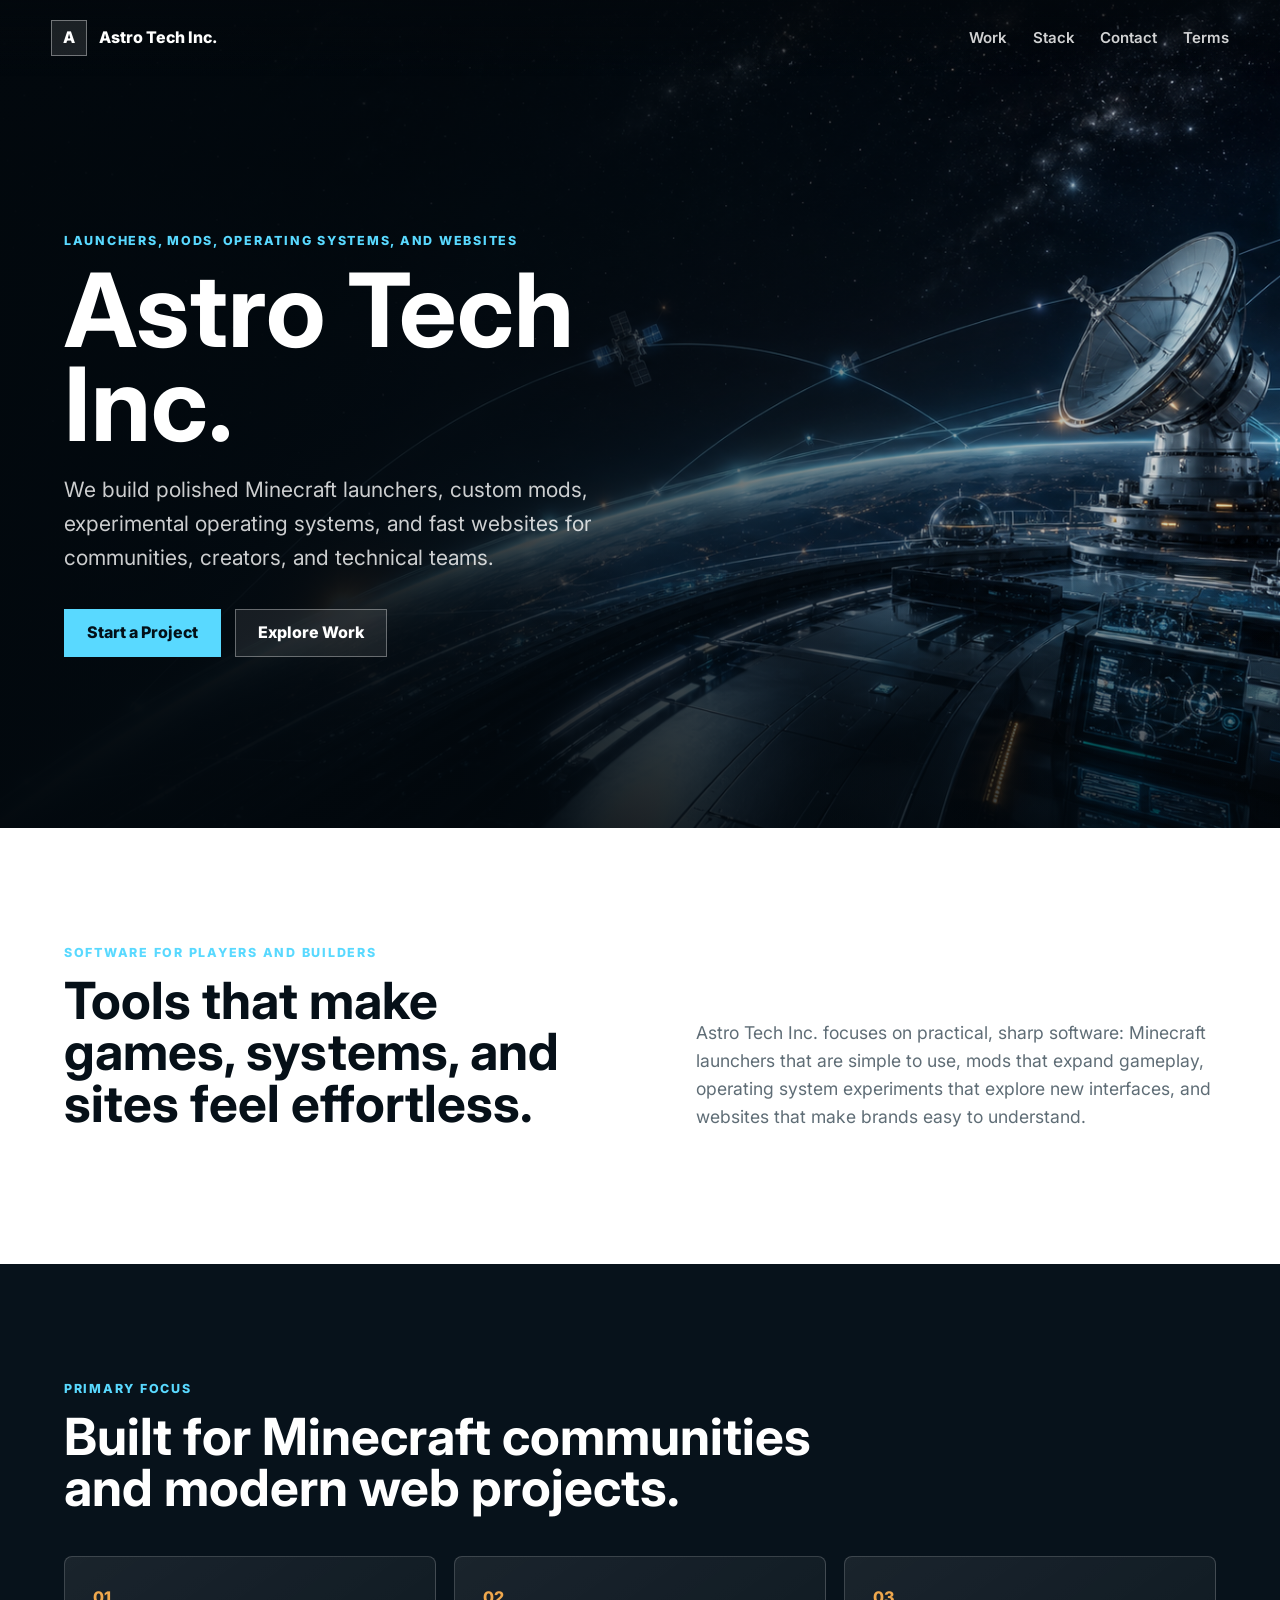
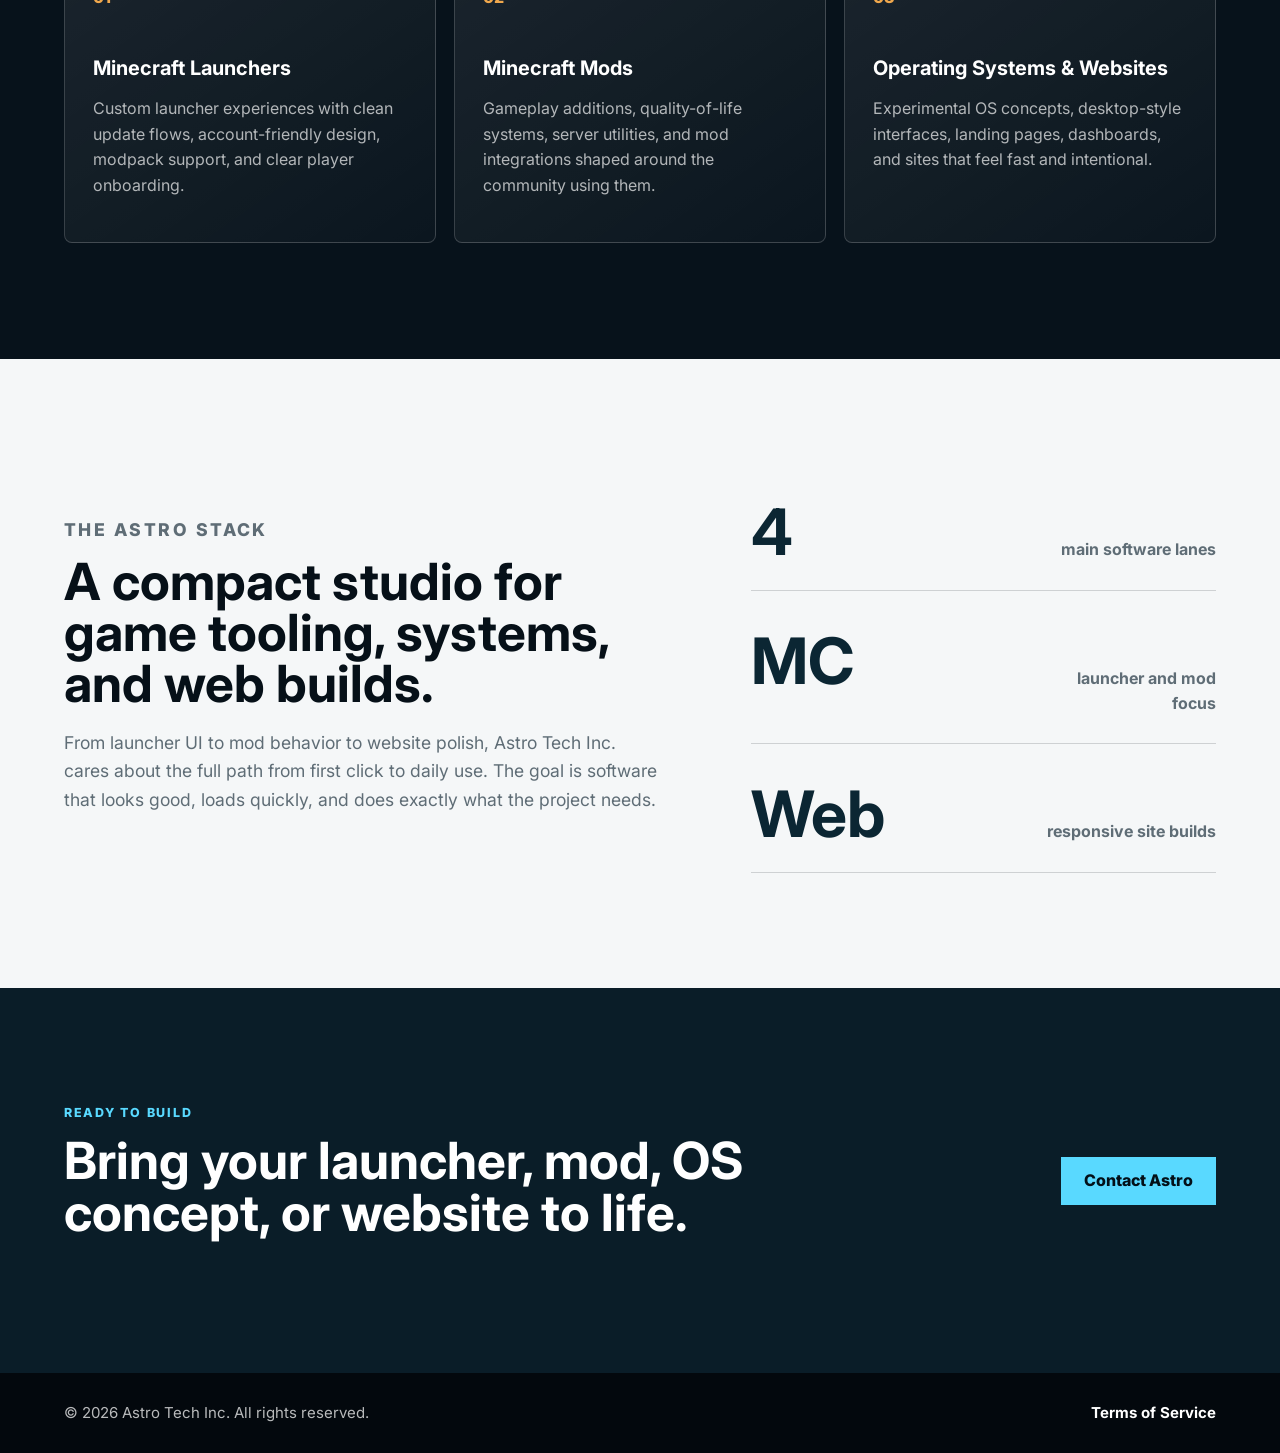
<file: index.html>
<!DOCTYPE html>
<html lang="en">
<head>
  <meta charset="UTF-8">
  <meta name="viewport" content="width=device-width, initial-scale=1.0">
  <meta name="description" content="Astro Tech Inc. builds Minecraft launchers, Minecraft mods, operating systems, and websites.">
  <title>Astro Tech Inc.</title>
  <link rel="preconnect" href="https://fonts.googleapis.com">
  <link rel="preconnect" href="https://fonts.gstatic.com" crossorigin>
  <link href="https://fonts.googleapis.com/css2?family=Inter:wght@400;500;600;700;800&display=swap" rel="stylesheet">
  <link rel="stylesheet" href="styles.css">
</head>
<body>
  <header class="site-header" data-header>
    <a class="brand" href="#top" aria-label="Astro Tech Inc. home">
      <span class="brand-mark">A</span>
      <span>Astro Tech Inc.</span>
    </a>
    <nav class="nav-links" aria-label="Main navigation">
      <a href="#systems">Work</a>
      <a href="#platform">Stack</a>
      <a href="#contact">Contact</a>
      <a href="tos/">Terms</a>
    </nav>
  </header>

  <main id="top">
    <section class="hero" aria-labelledby="hero-title">
      <img class="hero-image" src="assets/astro-hero.png" alt="Futuristic technology network over a planet horizon">
      <div class="hero-overlay"></div>
      <div class="hero-content">
        <p class="eyebrow">Launchers, mods, operating systems, and websites</p>
        <h1 id="hero-title">Astro Tech Inc.</h1>
        <p class="hero-copy">
          We build polished Minecraft launchers, custom mods, experimental operating systems, and fast websites for communities, creators, and technical teams.
        </p>
        <div class="hero-actions">
          <a class="button primary" href="#contact">Start a Project</a>
          <a class="button secondary" href="#systems">Explore Work</a>
        </div>
      </div>
    </section>

    <section class="section intro" aria-labelledby="intro-title">
      <div>
        <p class="eyebrow">Software for players and builders</p>
        <h2 id="intro-title">Tools that make games, systems, and sites feel effortless.</h2>
      </div>
      <p>
        Astro Tech Inc. focuses on practical, sharp software: Minecraft launchers that are simple to use, mods that expand gameplay, operating system experiments that explore new interfaces, and websites that make brands easy to understand.
      </p>
    </section>

    <section class="section dark-band" id="systems" aria-labelledby="systems-title">
      <div class="section-heading">
        <p class="eyebrow">Primary focus</p>
        <h2 id="systems-title">Built for Minecraft communities and modern web projects.</h2>
      </div>
      <div class="feature-grid">
        <article class="feature-card">
          <span class="card-index">01</span>
          <h3>Minecraft Launchers</h3>
          <p>Custom launcher experiences with clean update flows, account-friendly design, modpack support, and clear player onboarding.</p>
        </article>
        <article class="feature-card">
          <span class="card-index">02</span>
          <h3>Minecraft Mods</h3>
          <p>Gameplay additions, quality-of-life systems, server utilities, and mod integrations shaped around the community using them.</p>
        </article>
        <article class="feature-card">
          <span class="card-index">03</span>
          <h3>Operating Systems & Websites</h3>
          <p>Experimental OS concepts, desktop-style interfaces, landing pages, dashboards, and sites that feel fast and intentional.</p>
        </article>
      </div>
    </section>

    <section class="section split" id="platform" aria-labelledby="platform-title">
      <div class="panel-copy">
        <p class="eyebrow">The Astro stack</p>
        <h2 id="platform-title">A compact studio for game tooling, systems, and web builds.</h2>
        <p>
          From launcher UI to mod behavior to website polish, Astro Tech Inc. cares about the full path from first click to daily use. The goal is software that looks good, loads quickly, and does exactly what the project needs.
        </p>
      </div>
      <div class="metric-board" aria-label="Astro platform highlights">
        <div>
          <strong>4</strong>
          <span>main software lanes</span>
        </div>
        <div>
          <strong>MC</strong>
          <span>launcher and mod focus</span>
        </div>
        <div>
          <strong>Web</strong>
          <span>responsive site builds</span>
        </div>
      </div>
    </section>

    <section class="section contact-band" id="contact" aria-labelledby="contact-title">
      <div>
        <p class="eyebrow">Ready to build</p>
        <h2 id="contact-title">Bring your launcher, mod, OS concept, or website to life.</h2>
      </div>
      <a class="button primary" href="mailto:support@lowframe.site">Contact Astro</a>
    </section>
  </main>

  <footer class="site-footer">
    <span>&copy; 2026 Astro Tech Inc. All rights reserved.</span>
    <a href="tos/">Terms of Service</a>
  </footer>

  <script src="script.js"></script>
</body>
</html>
</file>
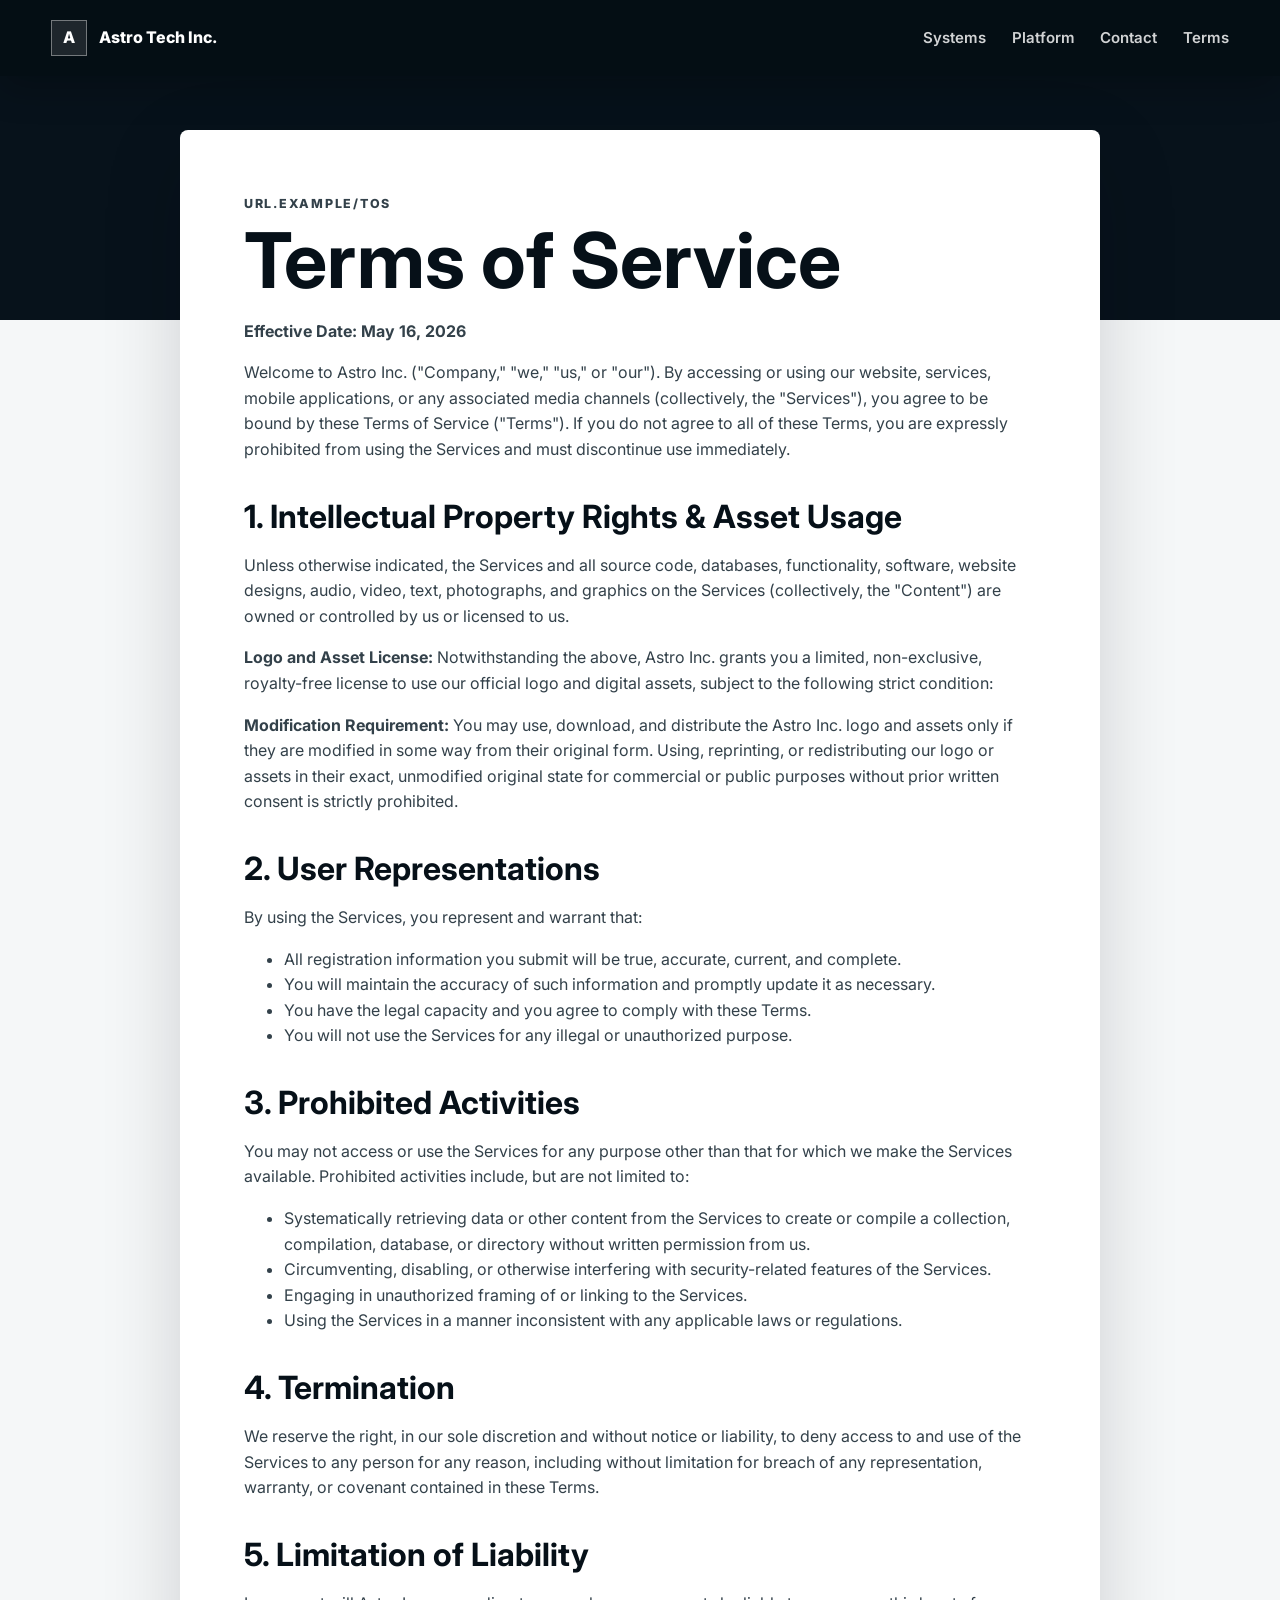
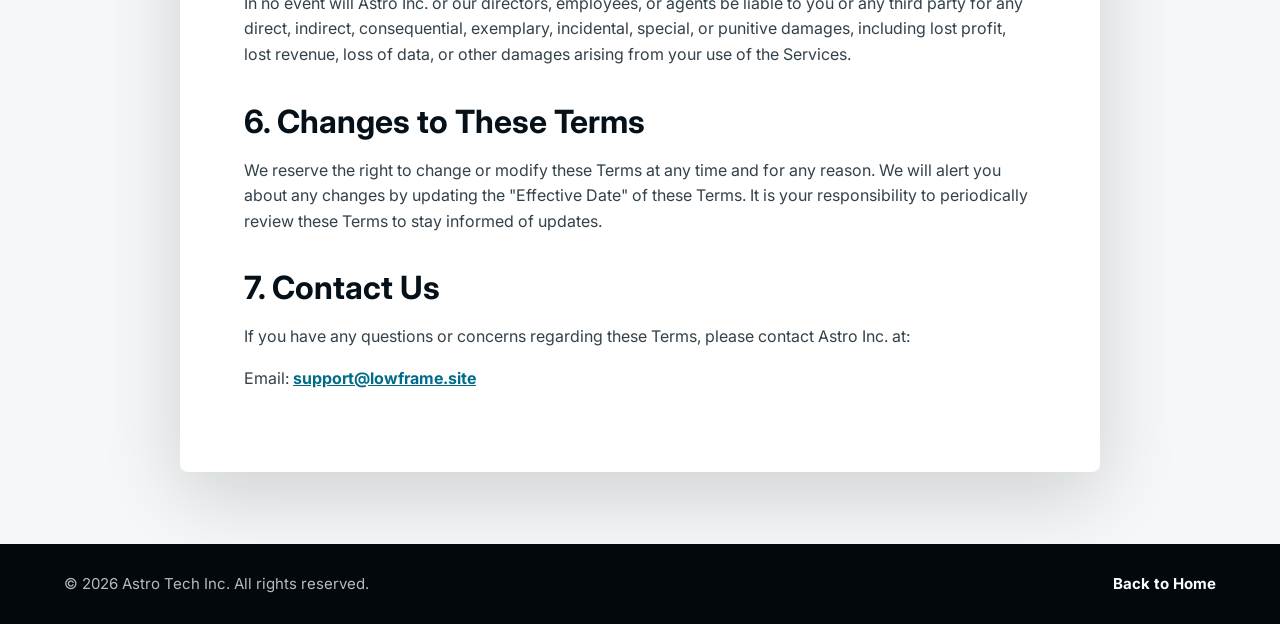
<file: tos/index.html>
<!DOCTYPE html>
<html lang="en">
<head>
  <meta charset="UTF-8">
  <meta name="viewport" content="width=device-width, initial-scale=1.0">
  <meta name="description" content="Astro Inc. Terms of Service.">
  <title>Terms of Service | Astro Inc.</title>
  <link rel="preconnect" href="https://fonts.googleapis.com">
  <link rel="preconnect" href="https://fonts.gstatic.com" crossorigin>
  <link href="https://fonts.googleapis.com/css2?family=Inter:wght@400;500;600;700;800&display=swap" rel="stylesheet">
  <link rel="stylesheet" href="../styles.css">
</head>
<body>
  <header class="site-header compact" data-header>
    <a class="brand" href="../" aria-label="Astro Tech Inc. home">
      <span class="brand-mark">A</span>
      <span>Astro Tech Inc.</span>
    </a>
    <nav class="nav-links" aria-label="Main navigation">
      <a href="../#systems">Systems</a>
      <a href="../#platform">Platform</a>
      <a href="../#contact">Contact</a>
      <a href="./" aria-current="page">Terms</a>
    </nav>
  </header>

  <main class="legal-page">
    <article class="legal-content">
      <p class="eyebrow">url.example/tos</p>
      <h1>Terms of Service</h1>
      <p><strong>Effective Date: May 16, 2026</strong></p>

      <p>Welcome to Astro Inc. ("Company," "we," "us," or "our"). By accessing or using our website, services, mobile applications, or any associated media channels (collectively, the "Services"), you agree to be bound by these Terms of Service ("Terms"). If you do not agree to all of these Terms, you are expressly prohibited from using the Services and must discontinue use immediately.</p>

      <h2>1. Intellectual Property Rights &amp; Asset Usage</h2>
      <p>Unless otherwise indicated, the Services and all source code, databases, functionality, software, website designs, audio, video, text, photographs, and graphics on the Services (collectively, the "Content") are owned or controlled by us or licensed to us.</p>
      <p><strong>Logo and Asset License:</strong> Notwithstanding the above, Astro Inc. grants you a limited, non-exclusive, royalty-free license to use our official logo and digital assets, subject to the following strict condition:</p>
      <p><strong>Modification Requirement:</strong> You may use, download, and distribute the Astro Inc. logo and assets only if they are modified in some way from their original form. Using, reprinting, or redistributing our logo or assets in their exact, unmodified original state for commercial or public purposes without prior written consent is strictly prohibited.</p>

      <h2>2. User Representations</h2>
      <p>By using the Services, you represent and warrant that:</p>
      <ul>
        <li>All registration information you submit will be true, accurate, current, and complete.</li>
        <li>You will maintain the accuracy of such information and promptly update it as necessary.</li>
        <li>You have the legal capacity and you agree to comply with these Terms.</li>
        <li>You will not use the Services for any illegal or unauthorized purpose.</li>
      </ul>

      <h2>3. Prohibited Activities</h2>
      <p>You may not access or use the Services for any purpose other than that for which we make the Services available. Prohibited activities include, but are not limited to:</p>
      <ul>
        <li>Systematically retrieving data or other content from the Services to create or compile a collection, compilation, database, or directory without written permission from us.</li>
        <li>Circumventing, disabling, or otherwise interfering with security-related features of the Services.</li>
        <li>Engaging in unauthorized framing of or linking to the Services.</li>
        <li>Using the Services in a manner inconsistent with any applicable laws or regulations.</li>
      </ul>

      <h2>4. Termination</h2>
      <p>We reserve the right, in our sole discretion and without notice or liability, to deny access to and use of the Services to any person for any reason, including without limitation for breach of any representation, warranty, or covenant contained in these Terms.</p>

      <h2>5. Limitation of Liability</h2>
      <p>In no event will Astro Inc. or our directors, employees, or agents be liable to you or any third party for any direct, indirect, consequential, exemplary, incidental, special, or punitive damages, including lost profit, lost revenue, loss of data, or other damages arising from your use of the Services.</p>

      <h2>6. Changes to These Terms</h2>
      <p>We reserve the right to change or modify these Terms at any time and for any reason. We will alert you about any changes by updating the "Effective Date" of these Terms. It is your responsibility to periodically review these Terms to stay informed of updates.</p>

      <h2>7. Contact Us</h2>
      <p>If you have any questions or concerns regarding these Terms, please contact Astro Inc. at:</p>
      <p>Email: <a href="mailto:support@lowframe.site">support@lowframe.site</a></p>
    </article>
  </main>

  <footer class="site-footer">
    <span>&copy; 2026 Astro Tech Inc. All rights reserved.</span>
    <a href="../">Back to Home</a>
  </footer>

  <script src="../script.js"></script>
</body>
</html>
</file>
<file: styles.css>
:root {
  --ink: #061018;
  --paper: #f5f7f8;
  --muted: #5f6d76;
  --line: rgba(255, 255, 255, 0.18);
  --cyan: #59d9ff;
  --amber: #f0a84d;
  --steel: #d9e3e8;
  --panel: rgba(8, 18, 26, 0.78);
}

* {
  box-sizing: border-box;
}

html {
  scroll-behavior: smooth;
}

body {
  margin: 0;
  color: var(--ink);
  background: var(--paper);
  font-family: Inter, Arial, sans-serif;
  line-height: 1.6;
}

a {
  color: inherit;
}

.site-header {
  position: fixed;
  z-index: 20;
  top: 0;
  left: 0;
  right: 0;
  display: flex;
  align-items: center;
  justify-content: space-between;
  gap: 24px;
  padding: 20px clamp(20px, 4vw, 64px);
  color: white;
  background: linear-gradient(to bottom, rgba(3, 8, 13, 0.78), rgba(3, 8, 13, 0));
  transition: background 180ms ease, box-shadow 180ms ease;
}

.site-header.is-scrolled,
.site-header.compact {
  background: rgba(5, 14, 21, 0.94);
  box-shadow: 0 12px 36px rgba(0, 0, 0, 0.24);
}

.brand {
  display: inline-flex;
  align-items: center;
  gap: 12px;
  color: white;
  font-weight: 800;
  text-decoration: none;
  white-space: nowrap;
}

.brand-mark {
  display: grid;
  width: 36px;
  height: 36px;
  place-items: center;
  border: 1px solid rgba(255, 255, 255, 0.38);
  background: rgba(255, 255, 255, 0.1);
  font-weight: 800;
}

.nav-links {
  display: flex;
  align-items: center;
  gap: clamp(14px, 2vw, 30px);
  color: rgba(255, 255, 255, 0.82);
  font-size: 0.94rem;
  font-weight: 600;
}

.nav-links a {
  text-decoration: none;
}

.nav-links a:hover,
.nav-links a:focus-visible {
  color: white;
}

.hero {
  position: relative;
  min-height: 92vh;
  display: grid;
  align-items: center;
  overflow: hidden;
  color: white;
}

.hero-image,
.hero-overlay {
  position: absolute;
  inset: 0;
  width: 100%;
  height: 100%;
}

.hero-image {
  object-fit: cover;
}

.hero-overlay {
  background:
    linear-gradient(90deg, rgba(2, 8, 13, 0.94) 0%, rgba(2, 8, 13, 0.72) 42%, rgba(2, 8, 13, 0.08) 100%),
    linear-gradient(0deg, rgba(2, 8, 13, 0.72) 0%, rgba(2, 8, 13, 0) 36%);
}

.hero-content {
  position: relative;
  z-index: 1;
  max-width: 680px;
  padding: 132px clamp(22px, 5vw, 72px) 72px;
}

.eyebrow {
  margin: 0 0 12px;
  color: var(--cyan);
  font-size: 0.78rem;
  font-weight: 800;
  letter-spacing: 0.14em;
  text-transform: uppercase;
}

h1,
h2,
h3,
p {
  margin-top: 0;
}

h1 {
  margin-bottom: 22px;
  font-size: clamp(3.4rem, 8vw, 7rem);
  line-height: 0.92;
  letter-spacing: 0;
}

h2 {
  margin-bottom: 20px;
  font-size: clamp(2rem, 4vw, 4rem);
  line-height: 1;
  letter-spacing: 0;
}

h3 {
  margin-bottom: 12px;
  font-size: 1.25rem;
}

.hero-copy {
  max-width: 600px;
  color: rgba(255, 255, 255, 0.8);
  font-size: clamp(1.06rem, 2vw, 1.32rem);
}

.hero-actions {
  display: flex;
  flex-wrap: wrap;
  gap: 14px;
  margin-top: 34px;
}

.button {
  display: inline-flex;
  min-height: 48px;
  align-items: center;
  justify-content: center;
  padding: 0 22px;
  border: 1px solid transparent;
  font-weight: 800;
  text-decoration: none;
}

.button.primary {
  color: #031018;
  background: var(--cyan);
}

.button.secondary {
  color: white;
  border-color: rgba(255, 255, 255, 0.34);
  background: rgba(255, 255, 255, 0.08);
}

.section {
  padding: clamp(64px, 9vw, 120px) clamp(22px, 5vw, 72px);
}

.intro {
  display: grid;
  grid-template-columns: minmax(0, 1fr) minmax(280px, 520px);
  gap: clamp(28px, 6vw, 86px);
  align-items: end;
  background: white;
}

.intro p:last-child,
.panel-copy p {
  color: var(--muted);
  font-size: 1.1rem;
}

.dark-band {
  color: white;
  background: #07121b;
}

.section-heading {
  max-width: 780px;
  margin-bottom: 42px;
}

.feature-grid {
  display: grid;
  grid-template-columns: repeat(3, minmax(0, 1fr));
  gap: 18px;
}

.feature-card {
  min-height: 260px;
  padding: 28px;
  border: 1px solid var(--line);
  border-radius: 8px;
  background: linear-gradient(145deg, rgba(255, 255, 255, 0.08), rgba(255, 255, 255, 0.02));
}

.feature-card p {
  color: rgba(255, 255, 255, 0.68);
}

.card-index {
  display: block;
  margin-bottom: 42px;
  color: var(--amber);
  font-weight: 800;
}

.split {
  display: grid;
  grid-template-columns: minmax(0, 0.9fr) minmax(320px, 0.7fr);
  gap: clamp(36px, 7vw, 96px);
  align-items: center;
  background: var(--paper);
}

.metric-board {
  display: grid;
  gap: 12px;
}

.metric-board div {
  display: flex;
  align-items: baseline;
  justify-content: space-between;
  gap: 18px;
  padding: 26px 0;
  border-bottom: 1px solid rgba(6, 16, 24, 0.16);
}

.metric-board strong {
  color: #0b2633;
  font-size: clamp(2.2rem, 5vw, 4.7rem);
  line-height: 1;
}

.metric-board span {
  max-width: 180px;
  color: var(--muted);
  font-weight: 700;
  text-align: right;
}

.contact-band {
  display: flex;
  align-items: center;
  justify-content: space-between;
  gap: 28px;
  color: white;
  background: #0a1d28;
}

.contact-band h2 {
  max-width: 780px;
}

.site-footer {
  display: flex;
  align-items: center;
  justify-content: space-between;
  gap: 20px;
  padding: 28px clamp(22px, 5vw, 72px);
  color: rgba(255, 255, 255, 0.72);
  background: #03080d;
  font-size: 0.94rem;
}

.site-footer a {
  color: white;
  font-weight: 700;
  text-decoration: none;
}

.legal-page {
  min-height: 100vh;
  padding: 130px clamp(20px, 5vw, 72px) 72px;
  background:
    linear-gradient(180deg, #07121b 0, #07121b 320px, var(--paper) 320px);
}

.legal-content {
  max-width: 920px;
  margin: 0 auto;
  padding: clamp(28px, 5vw, 64px);
  border-radius: 8px;
  background: white;
  box-shadow: 0 24px 80px rgba(5, 14, 21, 0.16);
}

.legal-content h1 {
  color: var(--ink);
  font-size: clamp(2.4rem, 6vw, 5rem);
}

.legal-content h2 {
  margin-top: 38px;
  color: var(--ink);
  font-size: clamp(1.45rem, 2.5vw, 2.1rem);
}

.legal-content p,
.legal-content li {
  color: #33414a;
}

.legal-content a {
  color: #006c89;
  font-weight: 700;
}

@media (max-width: 820px) {
  .site-header {
    align-items: flex-start;
    flex-direction: column;
    gap: 14px;
  }

  .nav-links {
    width: 100%;
    flex-wrap: wrap;
  }

  .hero {
    min-height: 88vh;
  }

  .hero-content {
    padding-top: 178px;
  }

  .intro,
  .split,
  .feature-grid {
    grid-template-columns: 1fr;
  }

  .contact-band,
  .site-footer {
    align-items: flex-start;
    flex-direction: column;
  }
}

@media (max-width: 520px) {
  .button {
    width: 100%;
  }

  .feature-card {
    min-height: auto;
  }

  .metric-board div {
    align-items: flex-start;
    flex-direction: column;
  }

  .metric-board span {
    max-width: none;
    text-align: left;
  }
}
</file>
